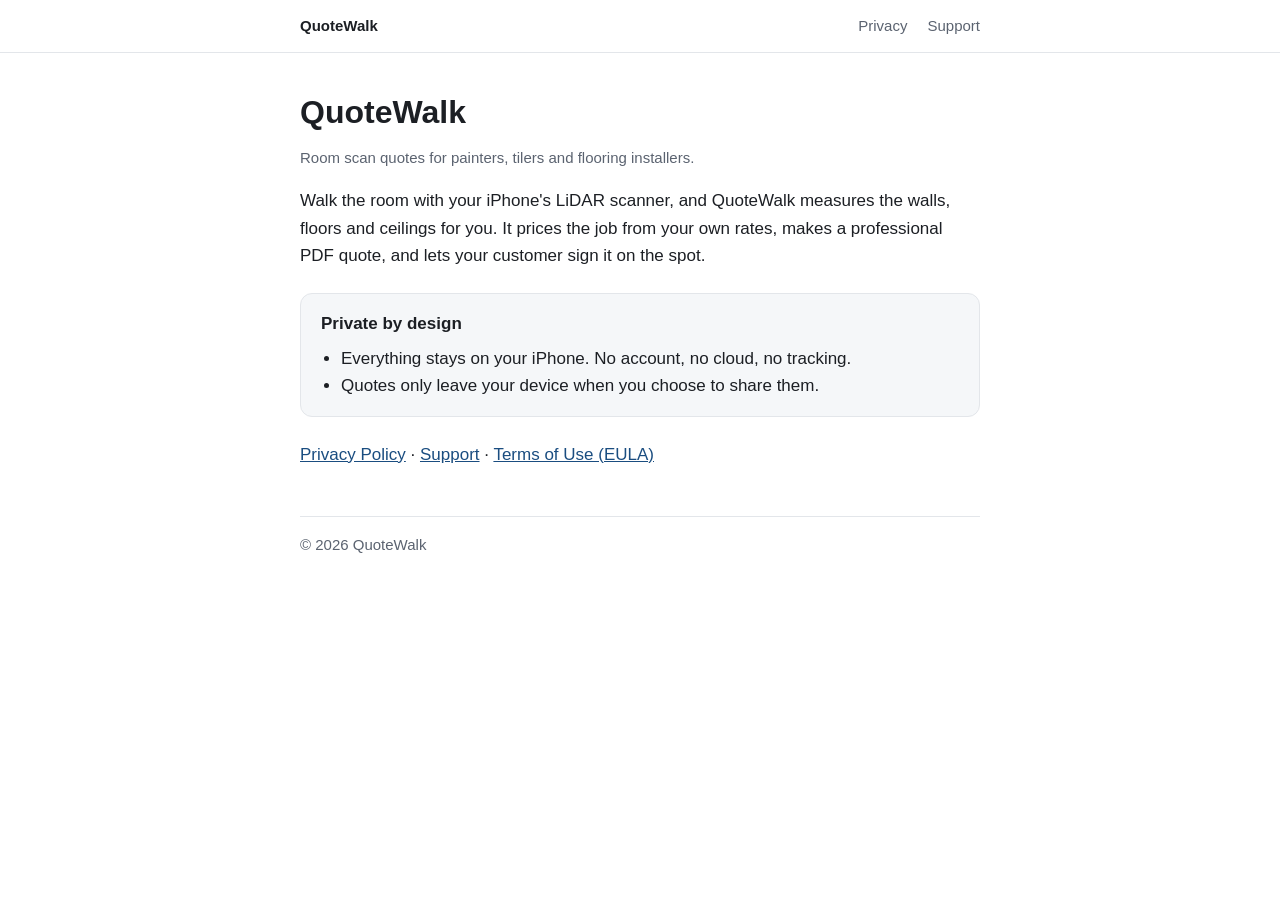
<file: index.html>
<!doctype html>
<html lang="en">
<head>
  <meta charset="utf-8">
  <meta name="viewport" content="width=device-width, initial-scale=1">
  <title>QuoteWalk: Room Scan Quotes</title>
  <meta name="description" content="Scan a room with your iPhone, price the job and get the quote signed on site. Everything stays on your iPhone.">
  <link rel="stylesheet" href="style.css">
</head>
<body>
  <header class="site">
    <nav>
      <a class="brand" href="./">QuoteWalk</a>
      <a href="privacy.html">Privacy</a>
      <a href="support.html">Support</a>
    </nav>
  </header>
  <main>
    <h1>QuoteWalk</h1>
    <p class="muted">Room scan quotes for painters, tilers and flooring installers.</p>
    <p>Walk the room with your iPhone's LiDAR scanner, and QuoteWalk measures the walls, floors and ceilings for you. It prices the job from your own rates, makes a professional PDF quote, and lets your customer sign it on the spot.</p>
    <div class="summary">
      <strong>Private by design</strong>
      <ul>
        <li>Everything stays on your iPhone. No account, no cloud, no tracking.</li>
        <li>Quotes only leave your device when you choose to share them.</li>
      </ul>
    </div>
    <p><a href="privacy.html">Privacy Policy</a> · <a href="support.html">Support</a> · <a href="https://www.apple.com/legal/internet-services/itunes/dev/stdeula/">Terms of Use (EULA)</a></p>
    <footer class="muted">© 2026 QuoteWalk</footer>
  </main>
</body>
</html>
</file>
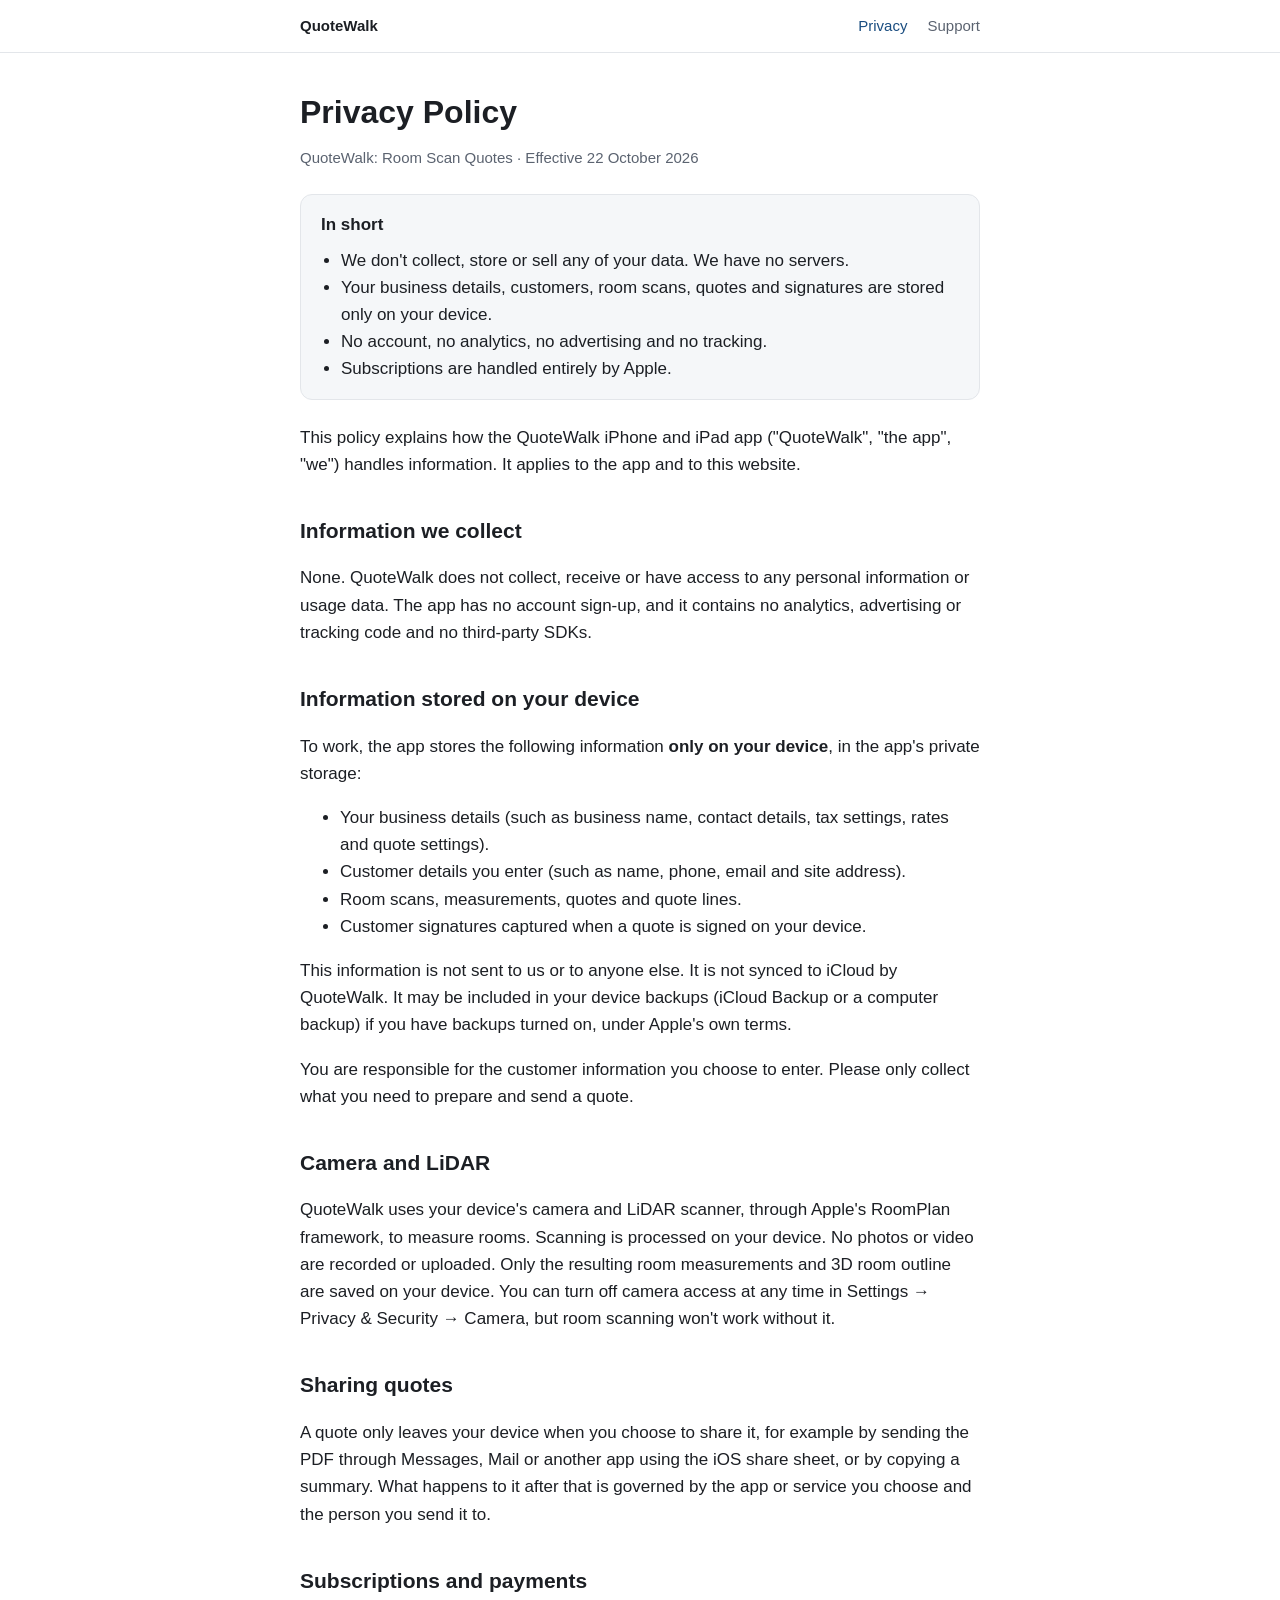
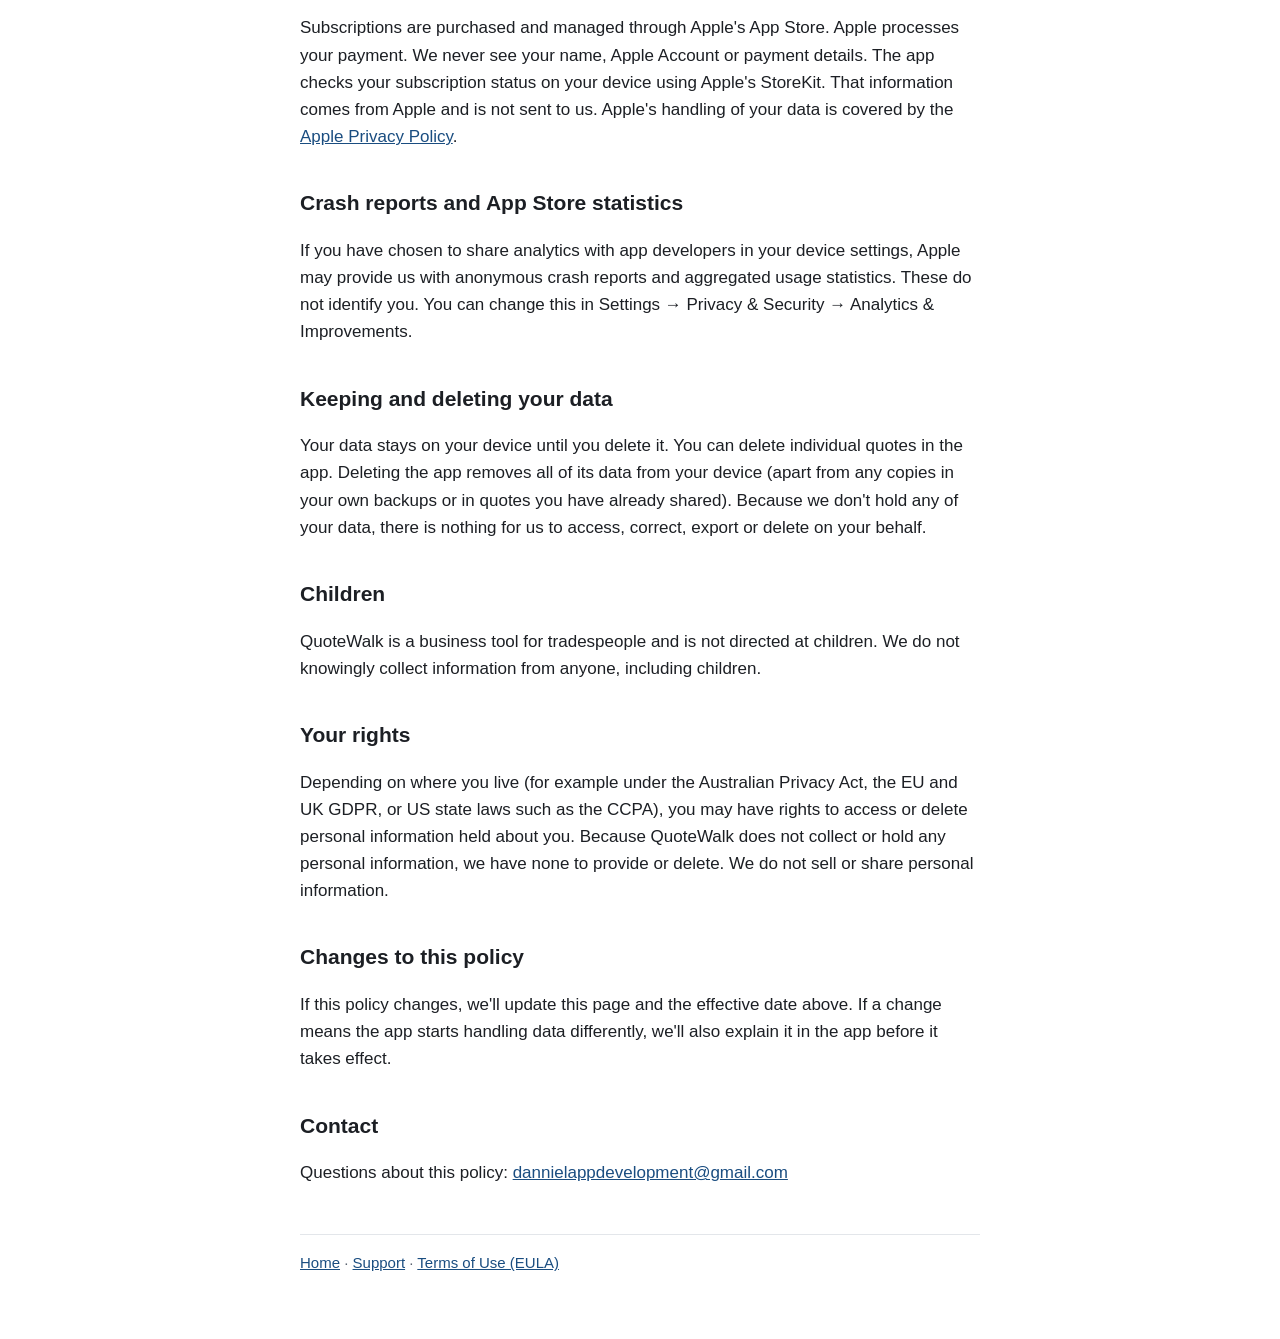
<file: privacy.html>
<!doctype html>
<html lang="en">
<head>
  <meta charset="utf-8">
  <meta name="viewport" content="width=device-width, initial-scale=1">
  <title>QuoteWalk Privacy Policy</title>
  <meta name="description" content="QuoteWalk does not collect any personal data. Everything you enter, scan and quote stays on your device.">
  <link rel="stylesheet" href="style.css">
</head>
<body>
  <header class="site">
    <nav>
      <a class="brand" href="./">QuoteWalk</a>
      <a href="privacy.html" aria-current="page">Privacy</a>
      <a href="support.html">Support</a>
    </nav>
  </header>
  <main>
    <h1>Privacy Policy</h1>
    <p class="muted">QuoteWalk: Room Scan Quotes · Effective 22 October 2026</p>

    <div class="summary">
      <strong>In short</strong>
      <ul>
        <li>We don't collect, store or sell any of your data. We have no servers.</li>
        <li>Your business details, customers, room scans, quotes and signatures are stored only on your device.</li>
        <li>No account, no analytics, no advertising and no tracking.</li>
        <li>Subscriptions are handled entirely by Apple.</li>
      </ul>
    </div>

    <p>This policy explains how the QuoteWalk iPhone and iPad app ("QuoteWalk", "the app", "we") handles information. It applies to the app and to this website.</p>

    <h2>Information we collect</h2>
    <p>None. QuoteWalk does not collect, receive or have access to any personal information or usage data. The app has no account sign-up, and it contains no analytics, advertising or tracking code and no third-party SDKs.</p>

    <h2>Information stored on your device</h2>
    <p>To work, the app stores the following information <strong>only on your device</strong>, in the app's private storage:</p>
    <ul>
      <li>Your business details (such as business name, contact details, tax settings, rates and quote settings).</li>
      <li>Customer details you enter (such as name, phone, email and site address).</li>
      <li>Room scans, measurements, quotes and quote lines.</li>
      <li>Customer signatures captured when a quote is signed on your device.</li>
    </ul>
    <p>This information is not sent to us or to anyone else. It is not synced to iCloud by QuoteWalk. It may be included in your device backups (iCloud Backup or a computer backup) if you have backups turned on, under Apple's own terms.</p>
    <p>You are responsible for the customer information you choose to enter. Please only collect what you need to prepare and send a quote.</p>

    <h2>Camera and LiDAR</h2>
    <p>QuoteWalk uses your device's camera and LiDAR scanner, through Apple's RoomPlan framework, to measure rooms. Scanning is processed on your device. No photos or video are recorded or uploaded. Only the resulting room measurements and 3D room outline are saved on your device. You can turn off camera access at any time in Settings → Privacy &amp; Security → Camera, but room scanning won't work without it.</p>

    <h2>Sharing quotes</h2>
    <p>A quote only leaves your device when you choose to share it, for example by sending the PDF through Messages, Mail or another app using the iOS share sheet, or by copying a summary. What happens to it after that is governed by the app or service you choose and the person you send it to.</p>

    <h2>Subscriptions and payments</h2>
    <p>Subscriptions are purchased and managed through Apple's App Store. Apple processes your payment. We never see your name, Apple Account or payment details. The app checks your subscription status on your device using Apple's StoreKit. That information comes from Apple and is not sent to us. Apple's handling of your data is covered by the <a href="https://www.apple.com/legal/privacy/">Apple Privacy Policy</a>.</p>

    <h2>Crash reports and App Store statistics</h2>
    <p>If you have chosen to share analytics with app developers in your device settings, Apple may provide us with anonymous crash reports and aggregated usage statistics. These do not identify you. You can change this in Settings → Privacy &amp; Security → Analytics &amp; Improvements.</p>

    <h2>Keeping and deleting your data</h2>
    <p>Your data stays on your device until you delete it. You can delete individual quotes in the app. Deleting the app removes all of its data from your device (apart from any copies in your own backups or in quotes you have already shared). Because we don't hold any of your data, there is nothing for us to access, correct, export or delete on your behalf.</p>

    <h2>Children</h2>
    <p>QuoteWalk is a business tool for tradespeople and is not directed at children. We do not knowingly collect information from anyone, including children.</p>

    <h2>Your rights</h2>
    <p>Depending on where you live (for example under the Australian Privacy Act, the EU and UK GDPR, or US state laws such as the CCPA), you may have rights to access or delete personal information held about you. Because QuoteWalk does not collect or hold any personal information, we have none to provide or delete. We do not sell or share personal information.</p>

    <h2>Changes to this policy</h2>
    <p>If this policy changes, we'll update this page and the effective date above. If a change means the app starts handling data differently, we'll also explain it in the app before it takes effect.</p>

    <h2>Contact</h2>
    <p>Questions about this policy: <a href="mailto:dannielappdevelopment@gmail.com">dannielappdevelopment@gmail.com</a></p>

    <footer class="muted"><a href="./">Home</a> · <a href="support.html">Support</a> · <a href="https://www.apple.com/legal/internet-services/itunes/dev/stdeula/">Terms of Use (EULA)</a></footer>
  </main>
</body>
</html>
</file>
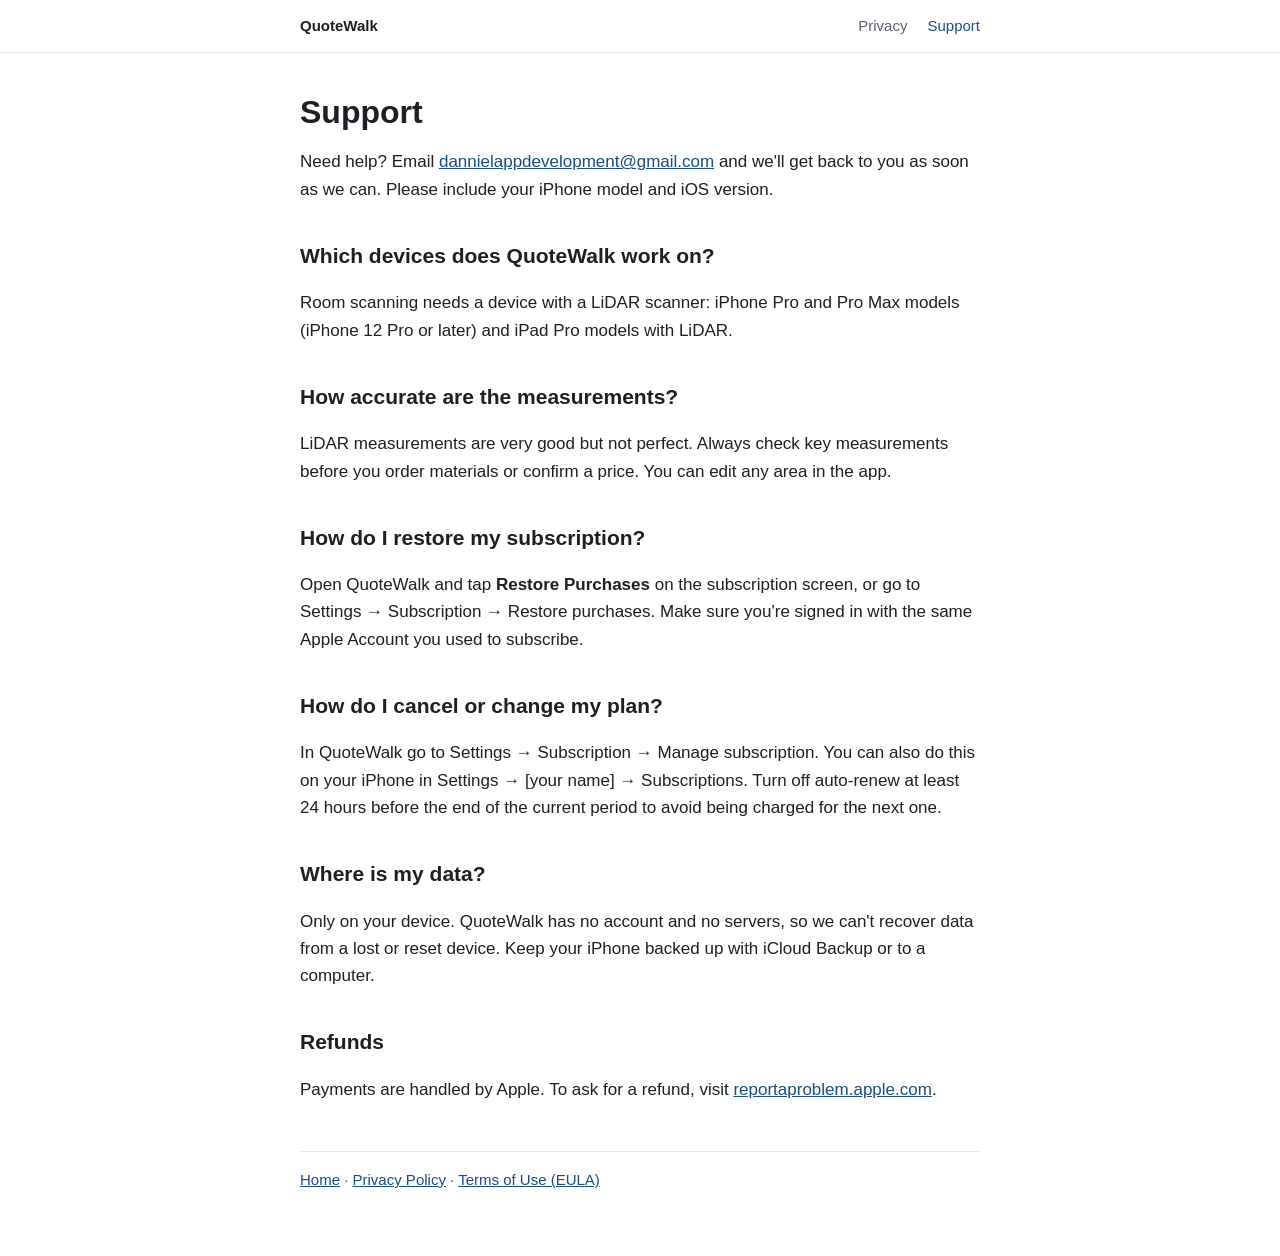
<file: support.html>
<!doctype html>
<html lang="en">
<head>
  <meta charset="utf-8">
  <meta name="viewport" content="width=device-width, initial-scale=1">
  <title>QuoteWalk Support</title>
  <meta name="description" content="Help with QuoteWalk: subscriptions, restoring purchases, scanning and contact details.">
  <link rel="stylesheet" href="style.css">
</head>
<body>
  <header class="site">
    <nav>
      <a class="brand" href="./">QuoteWalk</a>
      <a href="privacy.html">Privacy</a>
      <a href="support.html" aria-current="page">Support</a>
    </nav>
  </header>
  <main>
    <h1>Support</h1>
    <p>Need help? Email <a href="mailto:dannielappdevelopment@gmail.com">dannielappdevelopment@gmail.com</a> and we'll get back to you as soon as we can. Please include your iPhone model and iOS version.</p>

    <h2>Which devices does QuoteWalk work on?</h2>
    <p>Room scanning needs a device with a LiDAR scanner: iPhone Pro and Pro Max models (iPhone 12 Pro or later) and iPad Pro models with LiDAR.</p>

    <h2>How accurate are the measurements?</h2>
    <p>LiDAR measurements are very good but not perfect. Always check key measurements before you order materials or confirm a price. You can edit any area in the app.</p>

    <h2>How do I restore my subscription?</h2>
    <p>Open QuoteWalk and tap <strong>Restore Purchases</strong> on the subscription screen, or go to Settings → Subscription → Restore purchases. Make sure you're signed in with the same Apple Account you used to subscribe.</p>

    <h2>How do I cancel or change my plan?</h2>
    <p>In QuoteWalk go to Settings → Subscription → Manage subscription. You can also do this on your iPhone in Settings → [your name] → Subscriptions. Turn off auto-renew at least 24 hours before the end of the current period to avoid being charged for the next one.</p>

    <h2>Where is my data?</h2>
    <p>Only on your device. QuoteWalk has no account and no servers, so we can't recover data from a lost or reset device. Keep your iPhone backed up with iCloud Backup or to a computer.</p>

    <h2>Refunds</h2>
    <p>Payments are handled by Apple. To ask for a refund, visit <a href="https://reportaproblem.apple.com">reportaproblem.apple.com</a>.</p>

    <footer class="muted"><a href="./">Home</a> · <a href="privacy.html">Privacy Policy</a> · <a href="https://www.apple.com/legal/internet-services/itunes/dev/stdeula/">Terms of Use (EULA)</a></footer>
  </main>
</body>
</html>
</file>
<file: style.css>
:root {
  --bg: #ffffff;
  --text: #1c1f24;
  --muted: #5b6370;
  --rule: #e3e6ea;
  --accent: #1a4d80;
  --card: #f5f7f9;
}
@media (prefers-color-scheme: dark) {
  :root {
    --bg: #111317;
    --text: #e8eaed;
    --muted: #a0a7b2;
    --rule: #2a2e35;
    --accent: #7fb2e5;
    --card: #1a1d22;
  }
}
* { box-sizing: border-box; }
html { -webkit-text-size-adjust: 100%; }
body {
  margin: 0;
  background: var(--bg);
  color: var(--text);
  font: 17px/1.6 -apple-system, BlinkMacSystemFont, "Segoe UI", Roboto, Helvetica, Arial, sans-serif;
}
main { max-width: 720px; margin: 0 auto; padding: 32px 20px 64px; }
header.site { border-bottom: 1px solid var(--rule); }
header.site nav {
  max-width: 720px; margin: 0 auto; padding: 14px 20px;
  display: flex; gap: 20px; align-items: center; flex-wrap: wrap;
}
header.site .brand { font-weight: 700; color: var(--text); text-decoration: none; margin-right: auto; }
header.site a { color: var(--muted); text-decoration: none; font-size: 15px; }
header.site a:hover, header.site a[aria-current="page"] { color: var(--accent); }
h1 { font-size: 32px; line-height: 1.2; margin: 8px 0 4px; }
h2 { font-size: 21px; margin: 36px 0 8px; }
p, li { color: var(--text); }
.muted { color: var(--muted); font-size: 15px; }
a { color: var(--accent); }
.summary {
  background: var(--card); border: 1px solid var(--rule); border-radius: 12px;
  padding: 16px 20px; margin: 24px 0;
}
.summary ul { margin: 8px 0 0; padding-left: 20px; }
footer { border-top: 1px solid var(--rule); margin-top: 48px; padding-top: 16px; }
</file>
